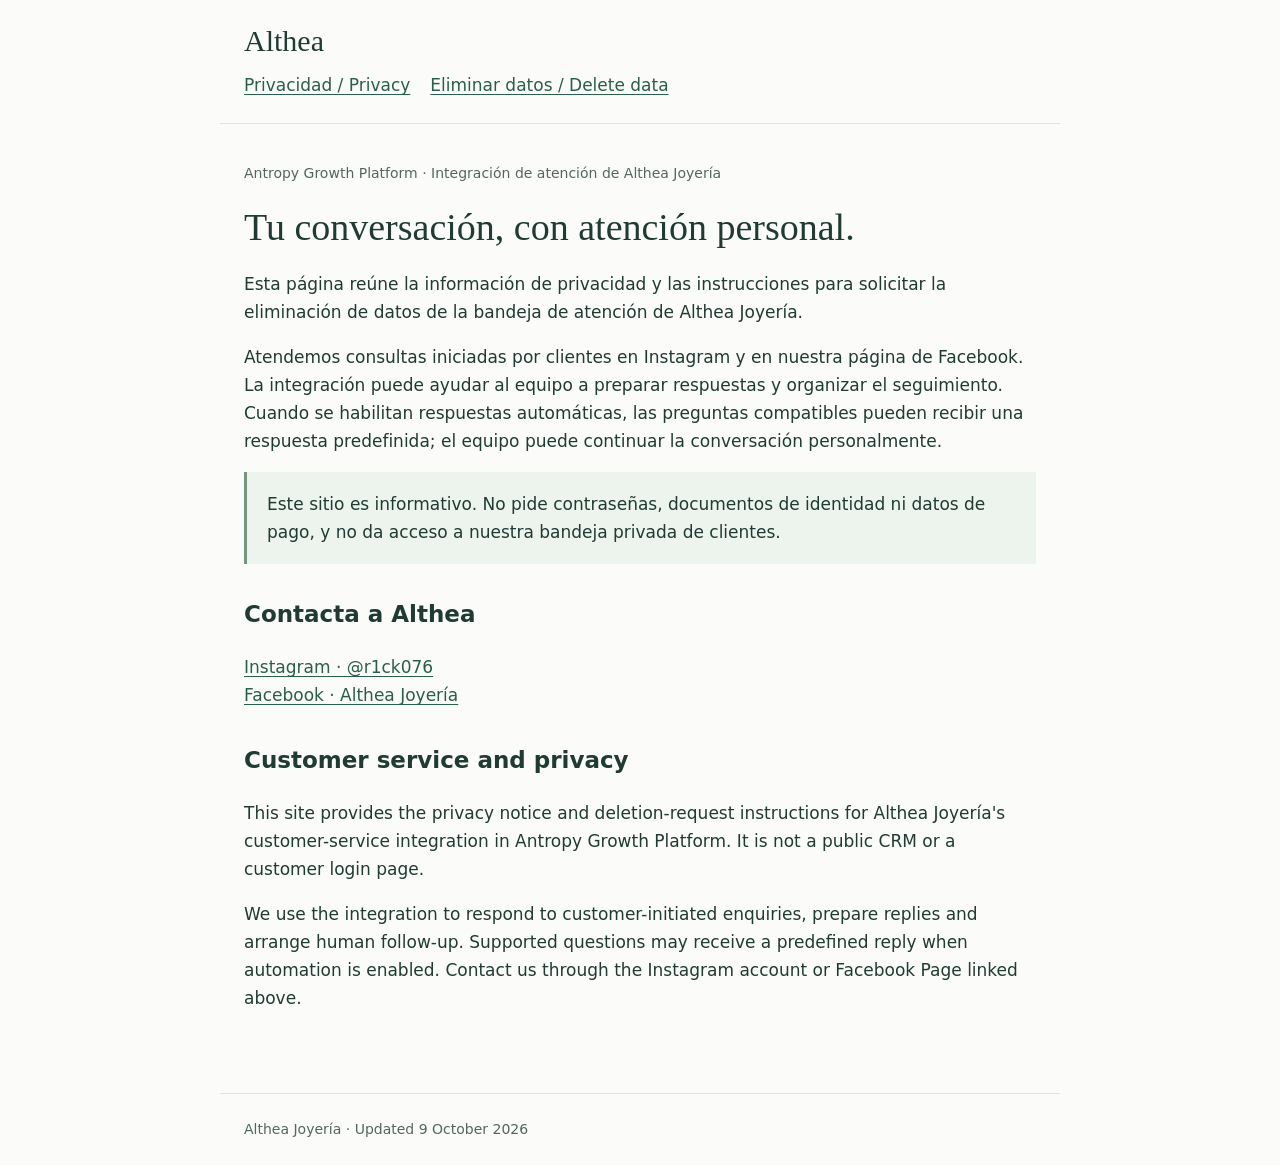
<file: index.html>
<!doctype html><html lang="es"><head><meta charset="utf-8"><meta name="viewport" content="width=device-width,initial-scale=1"><title>Althea · Atención y privacidad</title><link rel="stylesheet" href="style.css"></head><body><header><a class="brand" href="./">Althea</a><nav aria-label="Navegación"><a href="privacy.html">Privacidad / Privacy</a><a href="data-deletion.html">Eliminar datos / Delete data</a></nav></header><main><p class="sub">Antropy Growth Platform · Integración de atención de Althea Joyería</p><h1>Tu conversación, con atención personal.</h1><p>Esta página reúne la información de privacidad y las instrucciones para solicitar la eliminación de datos de la bandeja de atención de Althea Joyería.</p><p>Atendemos consultas iniciadas por clientes en Instagram y en nuestra página de Facebook. La integración puede ayudar al equipo a preparar respuestas y organizar el seguimiento. Cuando se habilitan respuestas automáticas, las preguntas compatibles pueden recibir una respuesta predefinida; el equipo puede continuar la conversación personalmente.</p><p class="notice">Este sitio es informativo. No pide contraseñas, documentos de identidad ni datos de pago, y no da acceso a nuestra bandeja privada de clientes.</p><h2>Contacta a Althea</h2><p><a href="https://www.instagram.com/r1ck076/">Instagram · @r1ck076</a><br><a href="https://www.facebook.com/profile.php?id=61595106984168">Facebook · Althea Joyería</a></p><section lang="en"><h2>Customer service and privacy</h2><p>This site provides the privacy notice and deletion-request instructions for Althea Joyería's customer-service integration in Antropy Growth Platform. It is not a public CRM or a customer login page.</p><p>We use the integration to respond to customer-initiated enquiries, prepare replies and arrange human follow-up. Supported questions may receive a predefined reply when automation is enabled. Contact us through the Instagram account or Facebook Page linked above.</p></section></main><footer>Althea Joyería · Updated 9 October 2026</footer></body></html>
</file>
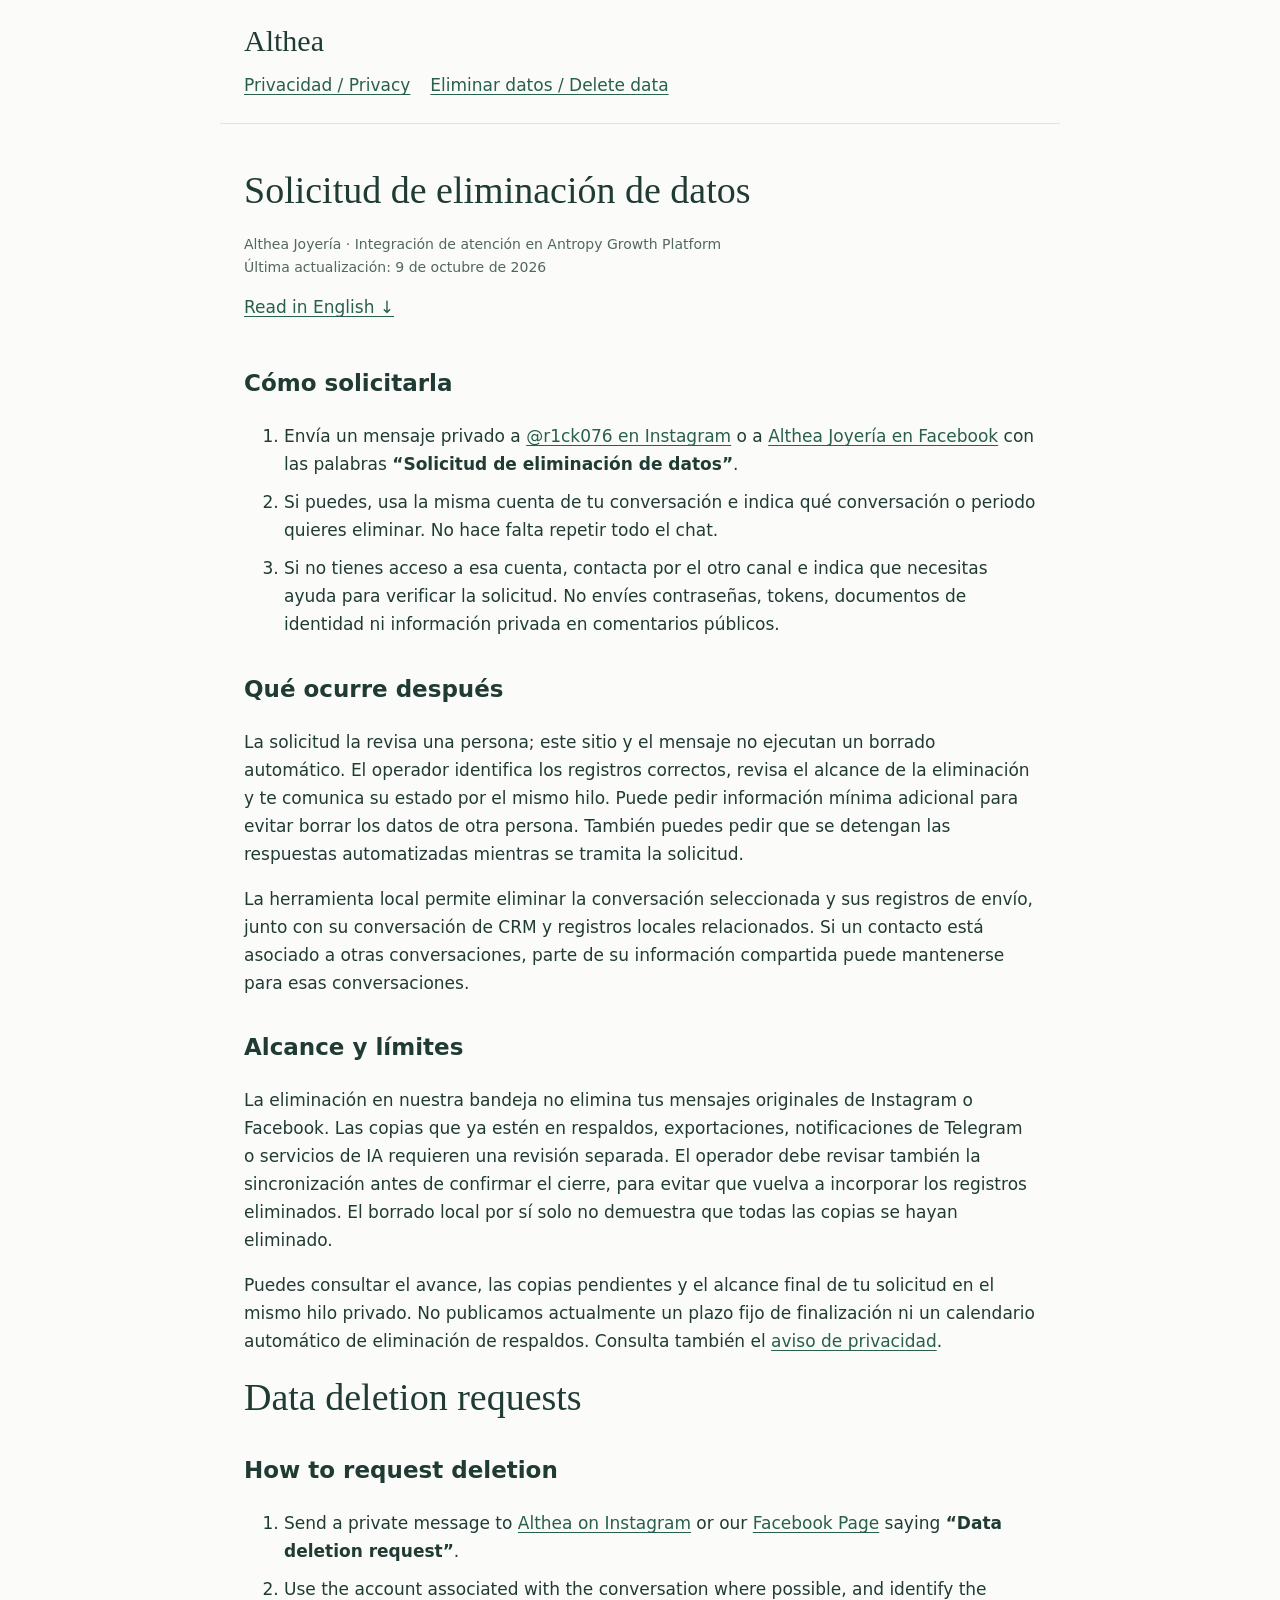
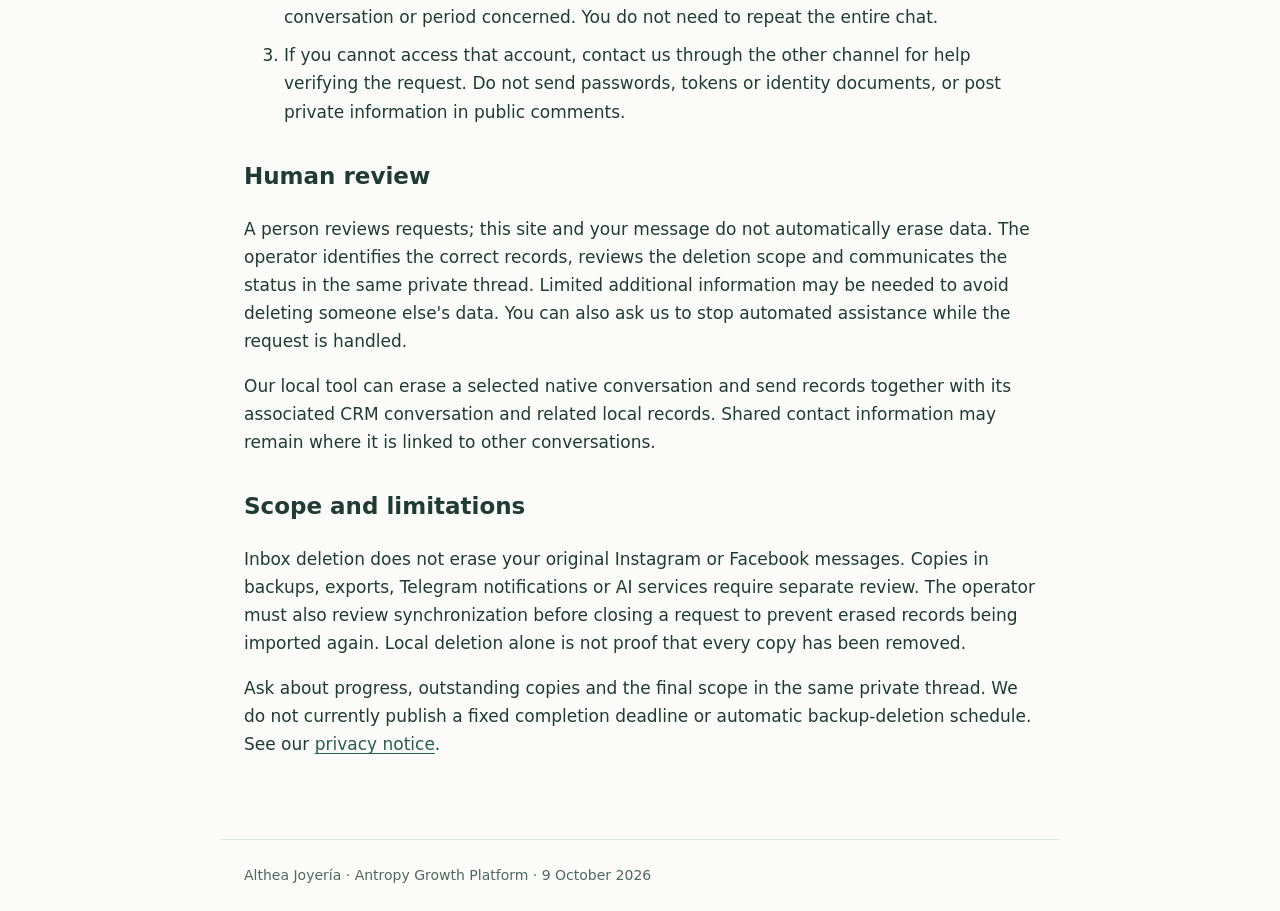
<file: data-deletion.html>
<!doctype html><html lang="es"><head><meta charset="utf-8"><meta name="viewport" content="width=device-width,initial-scale=1"><title>Eliminar datos · Althea / Antropy Growth Platform</title><link rel="stylesheet" href="style.css"></head><body><header><a class="brand" href="./">Althea</a><nav aria-label="Navegación"><a href="privacy.html">Privacidad / Privacy</a><a href="data-deletion.html" aria-current="page">Eliminar datos / Delete data</a></nav></header><main><h1>Solicitud de eliminación de datos</h1><p class="sub">Althea Joyería · Integración de atención en Antropy Growth Platform<br>Última actualización: 9 de octubre de 2026</p><a class="language" href="#english">Read in English ↓</a><h2>Cómo solicitarla</h2><ol><li>Envía un mensaje privado a <a href="https://www.instagram.com/r1ck076/">@r1ck076 en Instagram</a> o a <a href="https://www.facebook.com/profile.php?id=61595106984168">Althea Joyería en Facebook</a> con las palabras <strong>“Solicitud de eliminación de datos”</strong>.</li><li>Si puedes, usa la misma cuenta de tu conversación e indica qué conversación o periodo quieres eliminar. No hace falta repetir todo el chat.</li><li>Si no tienes acceso a esa cuenta, contacta por el otro canal e indica que necesitas ayuda para verificar la solicitud. No envíes contraseñas, tokens, documentos de identidad ni información privada en comentarios públicos.</li></ol><h2>Qué ocurre después</h2><p>La solicitud la revisa una persona; este sitio y el mensaje no ejecutan un borrado automático. El operador identifica los registros correctos, revisa el alcance de la eliminación y te comunica su estado por el mismo hilo. Puede pedir información mínima adicional para evitar borrar los datos de otra persona. También puedes pedir que se detengan las respuestas automatizadas mientras se tramita la solicitud.</p><p>La herramienta local permite eliminar la conversación seleccionada y sus registros de envío, junto con su conversación de CRM y registros locales relacionados. Si un contacto está asociado a otras conversaciones, parte de su información compartida puede mantenerse para esas conversaciones.</p><h2>Alcance y límites</h2><p>La eliminación en nuestra bandeja no elimina tus mensajes originales de Instagram o Facebook. Las copias que ya estén en respaldos, exportaciones, notificaciones de Telegram o servicios de IA requieren una revisión separada. El operador debe revisar también la sincronización antes de confirmar el cierre, para evitar que vuelva a incorporar los registros eliminados. El borrado local por sí solo no demuestra que todas las copias se hayan eliminado.</p><p>Puedes consultar el avance, las copias pendientes y el alcance final de tu solicitud en el mismo hilo privado. No publicamos actualmente un plazo fijo de finalización ni un calendario automático de eliminación de respaldos. Consulta también el <a href="privacy.html">aviso de privacidad</a>.</p><section id="english" lang="en"><h1>Data deletion requests</h1><h2>How to request deletion</h2><ol><li>Send a private message to <a href="https://www.instagram.com/r1ck076/">Althea on Instagram</a> or our <a href="https://www.facebook.com/profile.php?id=61595106984168">Facebook Page</a> saying <strong>“Data deletion request”</strong>.</li><li>Use the account associated with the conversation where possible, and identify the conversation or period concerned. You do not need to repeat the entire chat.</li><li>If you cannot access that account, contact us through the other channel for help verifying the request. Do not send passwords, tokens or identity documents, or post private information in public comments.</li></ol><h2>Human review</h2><p>A person reviews requests; this site and your message do not automatically erase data. The operator identifies the correct records, reviews the deletion scope and communicates the status in the same private thread. Limited additional information may be needed to avoid deleting someone else's data. You can also ask us to stop automated assistance while the request is handled.</p><p>Our local tool can erase a selected native conversation and send records together with its associated CRM conversation and related local records. Shared contact information may remain where it is linked to other conversations.</p><h2>Scope and limitations</h2><p>Inbox deletion does not erase your original Instagram or Facebook messages. Copies in backups, exports, Telegram notifications or AI services require separate review. The operator must also review synchronization before closing a request to prevent erased records being imported again. Local deletion alone is not proof that every copy has been removed.</p><p>Ask about progress, outstanding copies and the final scope in the same private thread. We do not currently publish a fixed completion deadline or automatic backup-deletion schedule. See our <a href="privacy.html#english">privacy notice</a>.</p></section></main><footer>Althea Joyería · Antropy Growth Platform · 9 October 2026</footer></body></html>
</file>
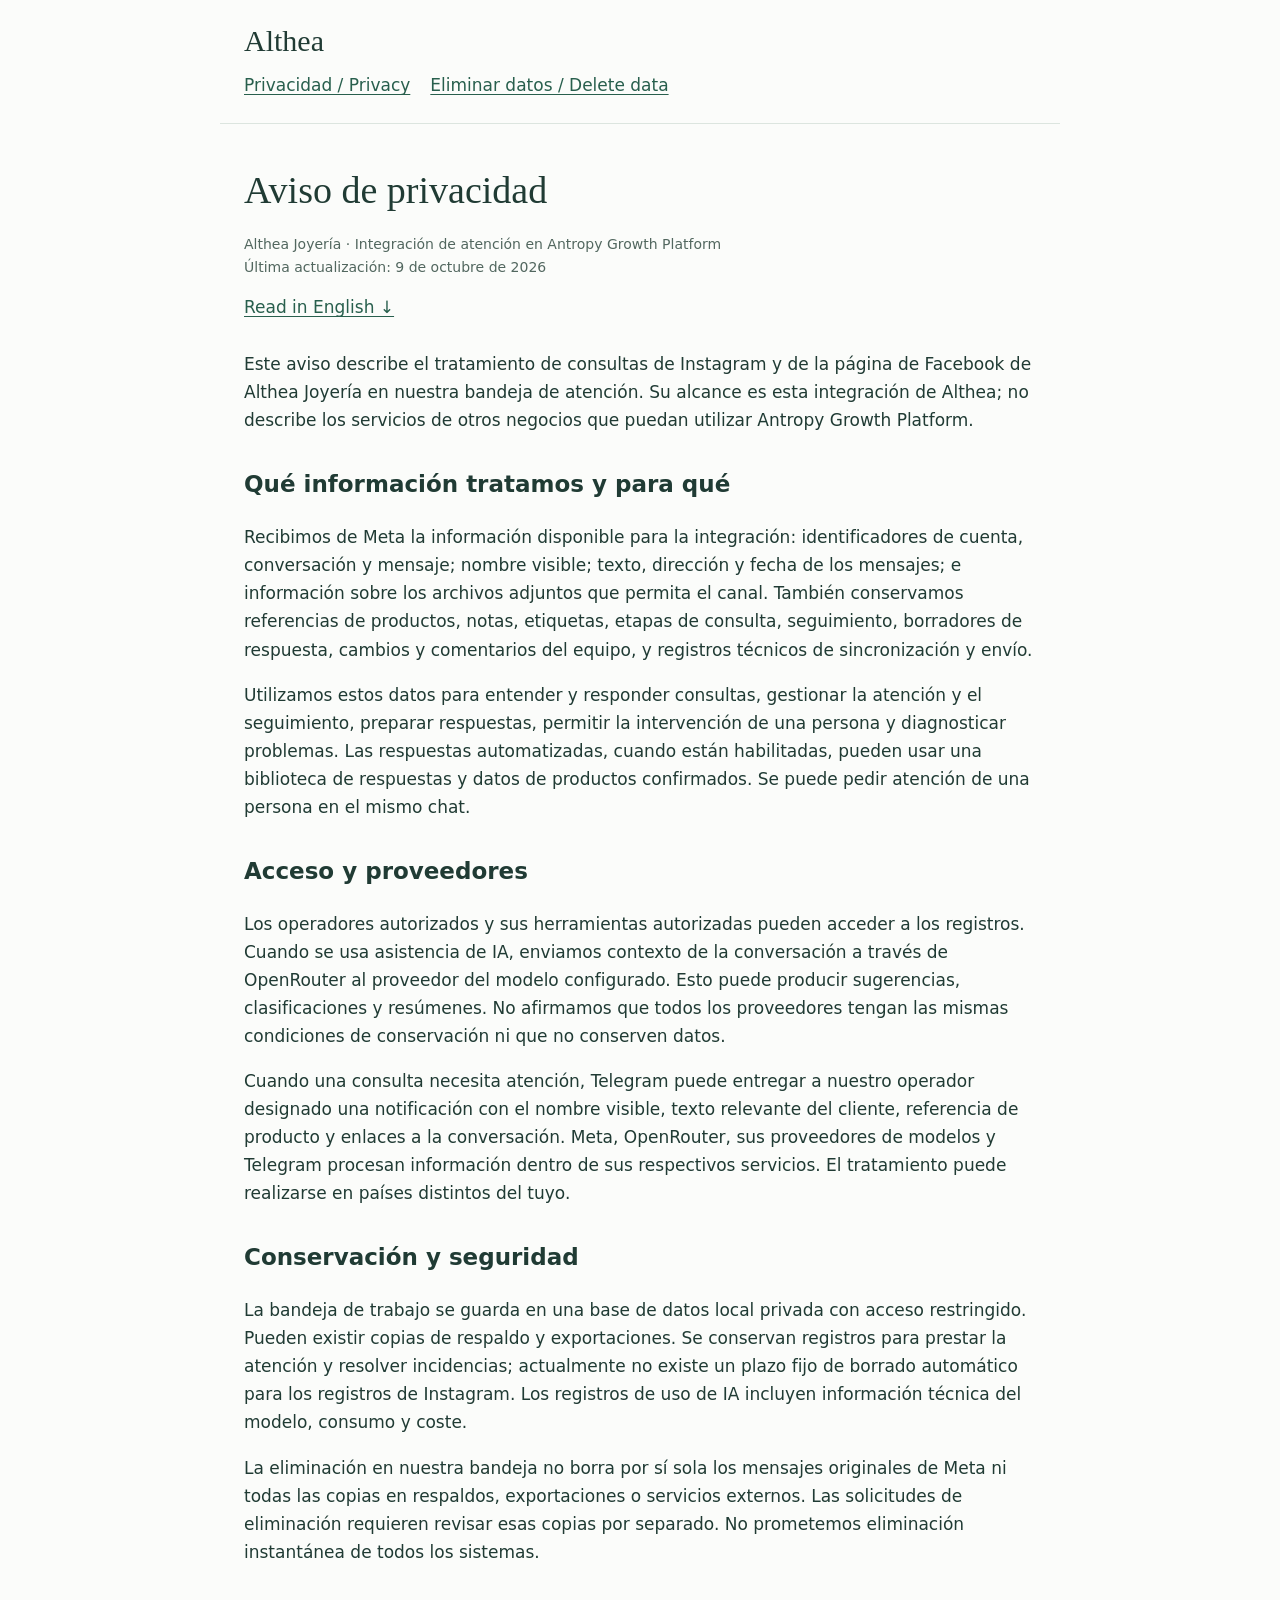
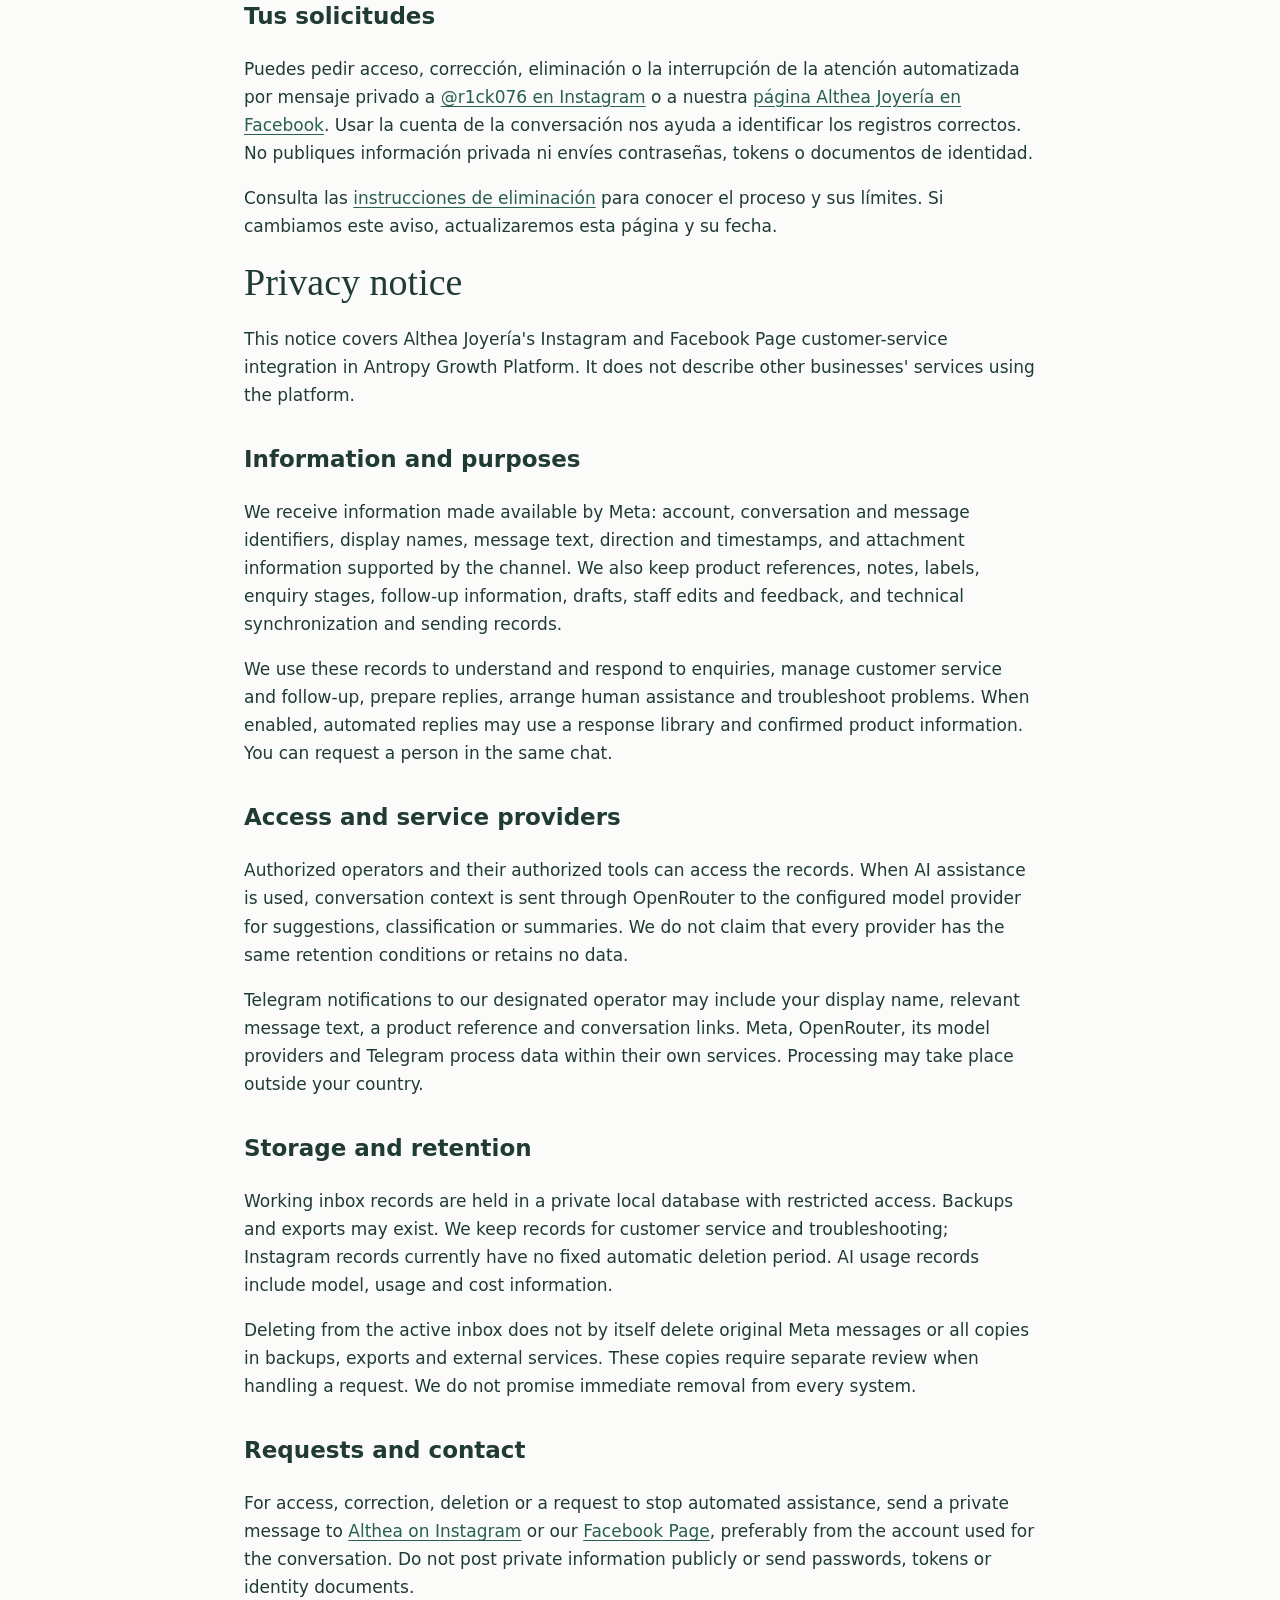
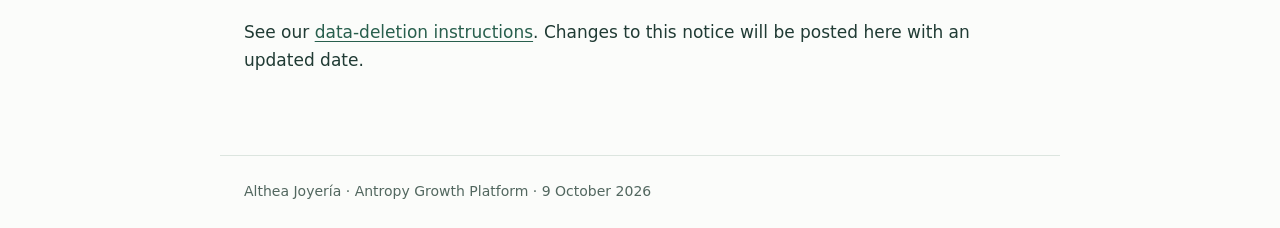
<file: privacy.html>
<!doctype html><html lang="es"><head><meta charset="utf-8"><meta name="viewport" content="width=device-width,initial-scale=1"><title>Privacidad · Althea / Antropy Growth Platform</title><link rel="stylesheet" href="style.css"></head><body><header><a class="brand" href="./">Althea</a><nav aria-label="Navegación"><a href="privacy.html" aria-current="page">Privacidad / Privacy</a><a href="data-deletion.html">Eliminar datos / Delete data</a></nav></header><main><h1>Aviso de privacidad</h1><p class="sub">Althea Joyería · Integración de atención en Antropy Growth Platform<br>Última actualización: 9 de octubre de 2026</p><a class="language" href="#english">Read in English ↓</a><p>Este aviso describe el tratamiento de consultas de Instagram y de la página de Facebook de Althea Joyería en nuestra bandeja de atención. Su alcance es esta integración de Althea; no describe los servicios de otros negocios que puedan utilizar Antropy Growth Platform.</p><h2>Qué información tratamos y para qué</h2><p>Recibimos de Meta la información disponible para la integración: identificadores de cuenta, conversación y mensaje; nombre visible; texto, dirección y fecha de los mensajes; e información sobre los archivos adjuntos que permita el canal. También conservamos referencias de productos, notas, etiquetas, etapas de consulta, seguimiento, borradores de respuesta, cambios y comentarios del equipo, y registros técnicos de sincronización y envío.</p><p>Utilizamos estos datos para entender y responder consultas, gestionar la atención y el seguimiento, preparar respuestas, permitir la intervención de una persona y diagnosticar problemas. Las respuestas automatizadas, cuando están habilitadas, pueden usar una biblioteca de respuestas y datos de productos confirmados. Se puede pedir atención de una persona en el mismo chat.</p><h2>Acceso y proveedores</h2><p>Los operadores autorizados y sus herramientas autorizadas pueden acceder a los registros. Cuando se usa asistencia de IA, enviamos contexto de la conversación a través de OpenRouter al proveedor del modelo configurado. Esto puede producir sugerencias, clasificaciones y resúmenes. No afirmamos que todos los proveedores tengan las mismas condiciones de conservación ni que no conserven datos.</p><p>Cuando una consulta necesita atención, Telegram puede entregar a nuestro operador designado una notificación con el nombre visible, texto relevante del cliente, referencia de producto y enlaces a la conversación. Meta, OpenRouter, sus proveedores de modelos y Telegram procesan información dentro de sus respectivos servicios. El tratamiento puede realizarse en países distintos del tuyo.</p><h2>Conservación y seguridad</h2><p>La bandeja de trabajo se guarda en una base de datos local privada con acceso restringido. Pueden existir copias de respaldo y exportaciones. Se conservan registros para prestar la atención y resolver incidencias; actualmente no existe un plazo fijo de borrado automático para los registros de Instagram. Los registros de uso de IA incluyen información técnica del modelo, consumo y coste.</p><p>La eliminación en nuestra bandeja no borra por sí sola los mensajes originales de Meta ni todas las copias en respaldos, exportaciones o servicios externos. Las solicitudes de eliminación requieren revisar esas copias por separado. No prometemos eliminación instantánea de todos los sistemas.</p><h2>Tus solicitudes</h2><p>Puedes pedir acceso, corrección, eliminación o la interrupción de la atención automatizada por mensaje privado a <a href="https://www.instagram.com/r1ck076/">@r1ck076 en Instagram</a> o a nuestra <a href="https://www.facebook.com/profile.php?id=61595106984168">página Althea Joyería en Facebook</a>. Usar la cuenta de la conversación nos ayuda a identificar los registros correctos. No publiques información privada ni envíes contraseñas, tokens o documentos de identidad.</p><p>Consulta las <a href="data-deletion.html">instrucciones de eliminación</a> para conocer el proceso y sus límites. Si cambiamos este aviso, actualizaremos esta página y su fecha.</p><section id="english" lang="en"><h1>Privacy notice</h1><p>This notice covers Althea Joyería's Instagram and Facebook Page customer-service integration in Antropy Growth Platform. It does not describe other businesses' services using the platform.</p><h2>Information and purposes</h2><p>We receive information made available by Meta: account, conversation and message identifiers, display names, message text, direction and timestamps, and attachment information supported by the channel. We also keep product references, notes, labels, enquiry stages, follow-up information, drafts, staff edits and feedback, and technical synchronization and sending records.</p><p>We use these records to understand and respond to enquiries, manage customer service and follow-up, prepare replies, arrange human assistance and troubleshoot problems. When enabled, automated replies may use a response library and confirmed product information. You can request a person in the same chat.</p><h2>Access and service providers</h2><p>Authorized operators and their authorized tools can access the records. When AI assistance is used, conversation context is sent through OpenRouter to the configured model provider for suggestions, classification or summaries. We do not claim that every provider has the same retention conditions or retains no data.</p><p>Telegram notifications to our designated operator may include your display name, relevant message text, a product reference and conversation links. Meta, OpenRouter, its model providers and Telegram process data within their own services. Processing may take place outside your country.</p><h2>Storage and retention</h2><p>Working inbox records are held in a private local database with restricted access. Backups and exports may exist. We keep records for customer service and troubleshooting; Instagram records currently have no fixed automatic deletion period. AI usage records include model, usage and cost information.</p><p>Deleting from the active inbox does not by itself delete original Meta messages or all copies in backups, exports and external services. These copies require separate review when handling a request. We do not promise immediate removal from every system.</p><h2>Requests and contact</h2><p>For access, correction, deletion or a request to stop automated assistance, send a private message to <a href="https://www.instagram.com/r1ck076/">Althea on Instagram</a> or our <a href="https://www.facebook.com/profile.php?id=61595106984168">Facebook Page</a>, preferably from the account used for the conversation. Do not post private information publicly or send passwords, tokens or identity documents.</p><p>See our <a href="data-deletion.html#english">data-deletion instructions</a>. Changes to this notice will be posted here with an updated date.</p></section></main><footer>Althea Joyería · Antropy Growth Platform · 9 October 2026</footer></body></html>
</file>
<file: style.css>
:root{color-scheme:light;--ink:#203b34;--muted:#52675f;--line:#dce5df;--paper:#fbfcfa}*{box-sizing:border-box}body{margin:0;background:var(--paper);color:var(--ink);font:17px/1.65 system-ui,-apple-system,sans-serif}header,main,footer{max-width:840px;margin:auto;padding:24px}header{border-bottom:1px solid var(--line)}.brand{font:30px Georgia,serif;text-decoration:none;color:var(--ink)}nav{display:flex;gap:20px;flex-wrap:wrap;margin-top:12px}a{color:#285f4d;text-underline-offset:3px}h1{font:38px/1.18 Georgia,serif;margin:20px 0}h2{font-size:23px;margin-top:32px}h3{font-size:18px;margin-bottom:5px}.sub,footer{color:var(--muted);font-size:14px}.notice{padding:18px 20px;border-left:3px solid #73967d;background:#edf3ed}.language{display:inline-block;margin:0 12px 12px 0}section+section{border-top:1px solid var(--line);padding-top:22px;margin-top:35px}li{margin:10px 0}footer{border-top:1px solid var(--line);margin-top:40px}a:focus-visible{outline:3px solid #bb8a38;outline-offset:4px}@media(max-width:600px){header,main,footer{padding:20px}h1{font-size:31px}}
</file>
